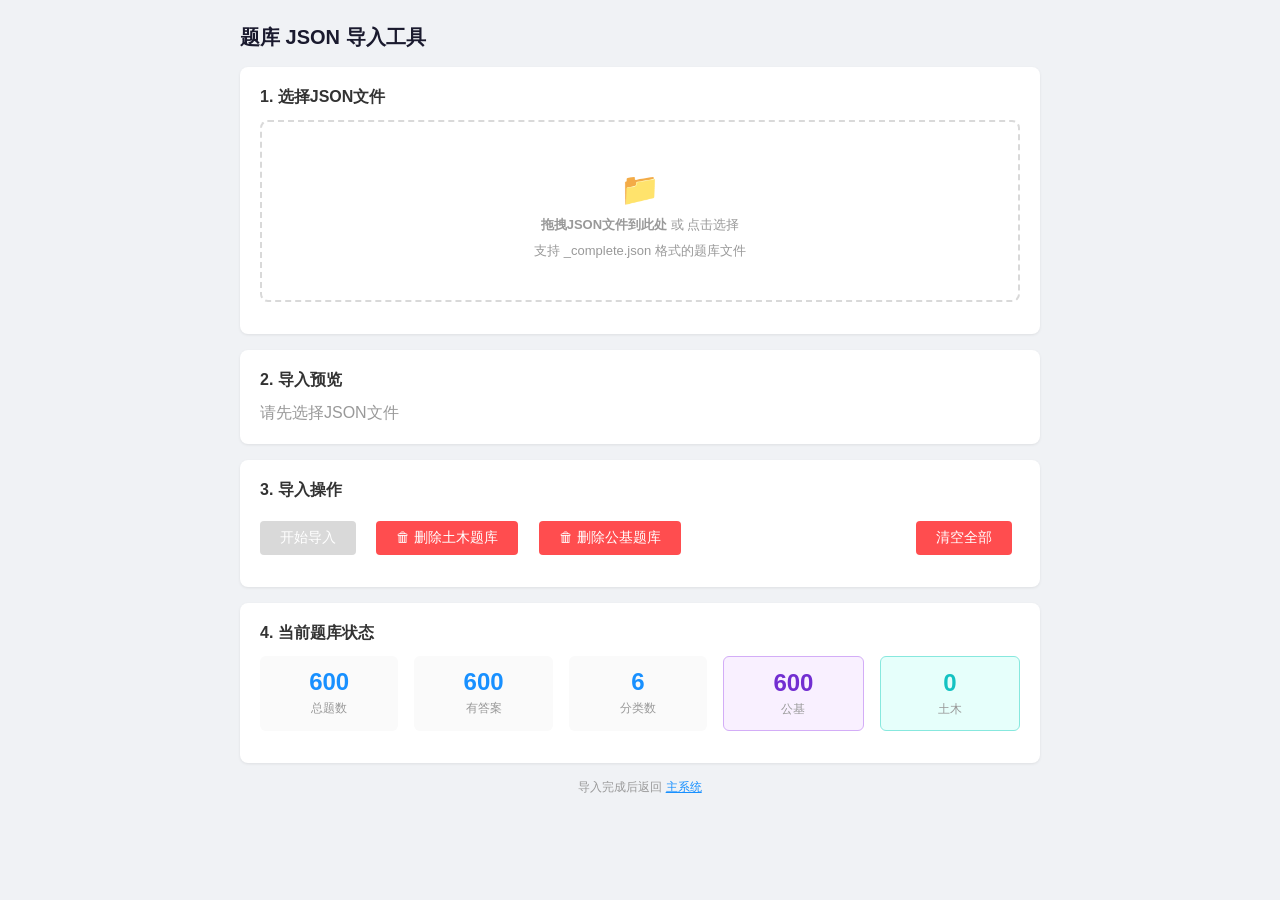
<file: exam-master/import-json.html>
<!DOCTYPE html>
<html lang="zh-CN">
<head>
<meta charset="UTF-8">
<meta name="viewport" content="width=device-width, initial-scale=1.0">
<meta http-equiv="Content-Security-Policy" content="
  default-src 'self';
  script-src 'self' 'unsafe-inline';
  style-src 'self' 'unsafe-inline';
  connect-src 'self';
  img-src 'self' data: blob:;
  font-src 'self';
  frame-src 'none';
  object-src 'none';
  base-uri 'self';
  form-action 'self';
">
<title>题库JSON导入工具</title>
<style>
* { box-sizing: border-box; margin: 0; padding: 0; }
body { font-family: -apple-system, "Microsoft YaHei", sans-serif; background: #f0f2f5; padding: 24px; }
.container { max-width: 800px; margin: 0 auto; }
h1 { font-size: 20px; margin-bottom: 16px; color: #1a1a2e; }
.card { background: #fff; border-radius: 8px; padding: 20px; margin-bottom: 16px; box-shadow: 0 1px 3px rgba(0,0,0,.08); }
.card h2 { font-size: 16px; margin-bottom: 12px; color: #333; }
.drop-zone { border: 2px dashed #d9d9d9; border-radius: 8px; padding: 40px; text-align: center; cursor: pointer; transition: .2s; }
.drop-zone:hover, .drop-zone.drag-over { border-color: #1890ff; background: #e6f7ff; }
.drop-zone p { color: #999; margin-top: 8px; font-size: 13px; }
.btn { display: inline-block; padding: 8px 20px; border-radius: 4px; font-size: 14px; cursor: pointer; border: none; margin-right: 8px; margin-top: 8px; }
.btn-primary { background: #1890ff; color: #fff; }
.btn-primary:hover { background: #40a9ff; }
.btn-primary:disabled { background: #d9d9d9; cursor: not-allowed; }
.btn-danger { background: #ff4d4f; color: #fff; }
.btn-default { background: #fff; color: #333; border: 1px solid #d9d9d9; }
.progress { margin-top: 12px; }
.progress-bar { height: 4px; background: #f0f0f0; border-radius: 2px; overflow: hidden; margin: 8px 0; }
.progress-bar-fill { height: 100%; background: #1890ff; transition: width .3s; }
.stats { display: flex; gap: 16px; flex-wrap: wrap; margin-top: 12px; }
.stat-item { background: #fafafa; padding: 12px 16px; border-radius: 6px; flex: 1; min-width: 120px; text-align: center; }
.stat-value { font-size: 24px; font-weight: 700; color: #1890ff; }
.stat-label { font-size: 12px; color: #999; margin-top: 4px; }
.file-info { font-size: 13px; color: #666; margin-top: 8px; padding: 8px; background: #fafafa; border-radius: 4px; }
.file-info code { color: #d4380d; }
.log { margin-top: 12px; max-height: 200px; overflow-y: auto; font-size: 12px; color: #666; }
.log .ok { color: #52c41a; }
.log .warn { color: #faad14; }
.log .err { color: #ff4d4f; }
.warning { background: #fffbe6; border: 1px solid #ffe58f; border-radius: 4px; padding: 12px; margin-top: 12px; font-size: 13px; color: #ad6800; }
</style>
</head>
<body>
<div class="container">
<h1>题库 JSON 导入工具</h1>

<div class="card">
  <h2>1. 选择JSON文件</h2>
  <div class="drop-zone" id="dropZone">
    <p style="font-size:32px;">📁</p>
    <p><strong>拖拽JSON文件到此处</strong> 或 点击选择</p>
    <p>支持 _complete.json 格式的题库文件</p>
    <input type="file" id="fileInput" accept=".json" style="display:none" multiple>
  </div>
  <div id="fileList" style="margin-top:12px;"></div>
</div>

<div class="card">
  <h2>2. 导入预览</h2>
  <div id="preview">
    <p style="color:#999;">请先选择JSON文件</p>
  </div>
</div>

<div class="card">
  <h2>3. 导入操作</h2>
  <button class="btn btn-primary" id="btnImport" disabled>开始导入</button>
  <button class="btn btn-danger" id="btnClearTumu" disabled onclick="clearBank('tumu')" style="margin-left:8px;">🗑 删除土木题库</button>
  <button class="btn btn-danger" id="btnClearGongji" disabled onclick="clearBank('gongji')" style="margin-left:8px;">🗑 删除公基题库</button>
  <button class="btn btn-danger" id="btnClear" style="float:right;">清空全部</button>
  <div class="progress" id="progress" style="display:none;">
    <div class="progress-bar"><div class="progress-bar-fill" id="progressFill" style="width:0%"></div></div>
    <p style="font-size:12px;color:#666;" id="progressText"></p>
  </div>
  <div id="importResult" style="margin-top:12px;"></div>
</div>

<div class="card">
  <h2>4. 当前题库状态</h2>
  <div class="stats" id="currentStats">
    <div class="stat-item"><div class="stat-value" id="statTotal">-</div><div class="stat-label">总题数</div></div>
    <div class="stat-item"><div class="stat-value" id="statAnswered">-</div><div class="stat-label">有答案</div></div>
    <div class="stat-item"><div class="stat-value" id="statCats">-</div><div class="stat-label">分类数</div></div>
    <div class="stat-item" style="background:#f9f0ff;border:1px solid #d3adf7;"><div class="stat-value" style="color:#722ed1;" id="statGongji">-</div><div class="stat-label">公基</div></div>
    <div class="stat-item" style="background:#e6fffb;border:1px solid #87e8de;"><div class="stat-value" style="color:#13c2c2;" id="statTumu">-</div><div class="stat-label">土木</div></div>
  </div>
  <div class="log" id="log"></div>
</div>

<p style="text-align:center; color:#999; font-size:12px; margin-top:16px;">
  导入完成后返回 <a href="index.html" style="color:#1890ff;">主系统</a>
</p>
</div>

<script src="js/datastore.js?v=20260520b"></script>
<script src="js/storage.js?v=20260520b"></script>
<script>
// ---- Storage wrapper (via DataStore bridge) ----
const STORAGE_KEY = 'exam_questions';
const ERR_KEY = 'exam_error_book';
const PRACTICE_KEY = 'exam_practice_log';
const EXAM_KEY = 'exam_exam_log';
const CAT_KEY = 'exam_categories';

let _dsReady = false;
async function ensureDS() {
  if (_dsReady) return;
  await DataStore.init();
  _dsReady = true;
}

function getQuestions() {
  return Storage.get(STORAGE_KEY) || [];
}
function setQuestions(qs) {
  return Storage.set(STORAGE_KEY, qs);
}

// ---- UI ----
const dropZone = document.getElementById('dropZone');
const fileInput = document.getElementById('fileInput');
const btnImport = document.getElementById('btnImport');
const btnClear = document.getElementById('btnClear');
const logEl = document.getElementById('log');

let selectedFiles = [];
let parsedData = [];

function log(msg, cls = '') {
  const div = document.createElement('div');
  div.className = cls;
  div.textContent = `[${new Date().toLocaleTimeString()}] ${msg}`;
  logEl.prepend(div);
}

function updateStats() {
  const qs = getQuestions();
  document.getElementById('statTotal').textContent = qs.length;
  document.getElementById('statAnswered').textContent = qs.filter(q => q.answer).length;
  const cats = new Set(qs.map(q => q.category).filter(Boolean));
  document.getElementById('statCats').textContent = cats.size;
  // Per-bank counts
  const gj = qs.filter(q => q.bank === 'gongji').length;
  const tm = qs.filter(q => q.bank === 'tumu').length;
  const other = qs.filter(q => !q.bank || (q.bank !== 'gongji' && q.bank !== 'tumu')).length;
  const elGj = document.getElementById('statGongji');
  const elTm = document.getElementById('statTumu');
  const elOther = document.getElementById('statOther');
  if (elGj) elGj.textContent = gj;
  if (elTm) elTm.textContent = tm;
  if (elOther) elOther.textContent = other;
  const btnGj = document.getElementById('btnClearGongji');
  const btnTm = document.getElementById('btnClearTumu');
  if (btnGj) btnGj.disabled = gj === 0;
  if (btnTm) btnTm.disabled = tm === 0;
}

dropZone.addEventListener('click', () => fileInput.click());
fileInput.addEventListener('change', handleFiles);
dropZone.addEventListener('dragover', e => { e.preventDefault(); dropZone.classList.add('drag-over'); });
dropZone.addEventListener('dragleave', () => dropZone.classList.remove('drag-over'));
dropZone.addEventListener('drop', e => {
  e.preventDefault();
  dropZone.classList.remove('drag-over');
  handleFileList(e.dataTransfer.files);
});

function handleFiles(e) { handleFileList(e.target.files); }
function handleFileList(files) {
  selectedFiles = Array.from(files).filter(f => f.name.endsWith('.json'));
  if (selectedFiles.length === 0) { alert('请选择JSON文件'); return; }

  const listEl = document.getElementById('fileList');
  listEl.innerHTML = selectedFiles.map((f, i) =>
    `<div class="file-info">${i+1}. <code>${f.name}</code> — ${(f.size/1024).toFixed(0)} KB</div>`
  ).join('');

  // Parse all files
  let total = 0;
  parsedData = [];
  const bankCounts = { gongji: 0, tumu: 0, other: 0 };

  Promise.all(selectedFiles.map(f => f.text().then(t => {
    const data = JSON.parse(t);
    if (!Array.isArray(data)) return;
    // Detect bank from filename
    let bank = 'other';
    if (/公基|gongji/i.test(f.name)) bank = 'gongji';
    else if (/土木|tumu/i.test(f.name)) bank = 'tumu';

    data.forEach(q => {
      q.bank = bank;
      bankCounts[bank] = (bankCounts[bank] || 0) + 1;
    });
    parsedData.push(...data);
    total += data.length;
  }))).then(() => {
    const withAns = parsedData.filter(q => q.answer).length;
    let prev = `
      <div class="stats">
        <div class="stat-item"><div class="stat-value">${parsedData.length}</div><div class="stat-label">待导入题目</div></div>
        <div class="stat-item"><div class="stat-value">${withAns}</div><div class="stat-label">有答案</div></div>
        <div class="stat-item"><div class="stat-value">${parsedData.length - withAns}</div><div class="stat-label">缺答案</div></div>
      </div>`;
    if (bankCounts.gongji > 0 || bankCounts.tumu > 0) {
      prev += `<div class="stats" style="margin-top:8px;">
        <div class="stat-item"><div class="stat-value" style="color:#722ed1;">${bankCounts.gongji}</div><div class="stat-label">公基</div></div>
        <div class="stat-item"><div class="stat-value" style="color:#13c2c2;">${bankCounts.tumu}</div><div class="stat-label">土木</div></div>
        ${bankCounts.other > 0 ? `<div class="stat-item"><div class="stat-value" style="color:#999;">${bankCounts.other}</div><div class="stat-label">其他</div></div>` : ''}
      </div>`;
    }
    document.getElementById('preview').innerHTML = prev;
    btnImport.disabled = false;
    log(`已解析 ${parsedData.length} 道题目 (公基${bankCounts.gongji} + 土木${bankCounts.tumu})`);
  }).catch(e => {
    alert('JSON解析失败: ' + e.message);
    log('解析失败: ' + e.message, 'err');
  });
}

// ---- Smart dedup + update ----
function findDuplicate(newQ, existing) {
  const fp1 = (newQ.title || '').replace(/\s/g, '').substring(0, 80);
  for (let i = 0; i < existing.length; i++) {
    const fp2 = (existing[i].title || '').replace(/\s/g, '').substring(0, 80);
    if (fp1 === fp2) return i;
  }
  return -1;
}

// ---- Import ----
btnImport.addEventListener('click', async () => {
  if (parsedData.length === 0) return;
  await ensureDS();

  const existing = getQuestions();
  let added = 0, skipped = 0;
  const total = parsedData.length;

  btnImport.disabled = true;
  document.getElementById('progress').style.display = 'block';

  for (let i = 0; i < parsedData.length; i++) {
    const q = parsedData[i];
    const dupIdx = findDuplicate(q, existing);

    if (dupIdx >= 0) {
      // Update existing question with new data (bank, category, options, answer, analysis)
      const old = existing[dupIdx];
      if (!old.bank && q.bank) old.bank = q.bank;
      if (old.category === '未分类' && q.category && q.category !== '未分类') old.category = q.category;
      if ((!old.options || old.options.length < 2) && q.options && q.options.length >= 2) old.options = q.options;
      if (!old.answer && q.answer) old.answer = q.answer;
      if (!old.analysis && q.analysis) old.analysis = q.analysis;
      if (old.type !== q.type && q.type) old.type = q.type;
      skipped++;
      continue;
    }

    // Generate unique ID
    q.id = 'q_' + Date.now().toString(36) + '_' + Math.random().toString(36).substr(2, 6) + '_' + i;
    q.createdAt = q.createdAt || new Date().toISOString();
    if (!q.category) q.category = '未分类';

    // Ensure options format
    if (!q.options) q.options = [];
    q.options = q.options.map(o => {
      if (typeof o === 'string') {
        const m = o.match(/^([A-H])[.、\s]*(.*)/);
        return m ? { label: m[1], text: m[2] } : { label: '', text: o };
      }
      return o;
    });

    existing.push(q);
    added++;

    // Update progress every 50 questions
    if (i % 50 === 0) {
      document.getElementById('progressFill').style.width = ((i/total)*100).toFixed(1) + '%';
      document.getElementById('progressText').textContent = `${i}/${total}...`;
      await new Promise(r => setTimeout(r, 0)); // yield to UI
    }
  }

  if (!setQuestions(existing)) return;

  // 同步更新分类列表
  const allCats = [...new Set(existing.map(q => q.category).filter(Boolean))];
  Storage.set(CAT_KEY, allCats);

  document.getElementById('progressFill').style.width = '100%';
  document.getElementById('progressText').textContent = '完成!';

  document.getElementById('importResult').innerHTML = `
    <div class="stats">
      <div class="stat-item"><div class="stat-value" style="color:#52c41a;">${added}</div><div class="stat-label">成功导入</div></div>
      <div class="stat-item"><div class="stat-value" style="color:#faad14;">${skipped}</div><div class="stat-label">跳过重复</div></div>
    </div>
  `;

  log(`导入完成: +${added}, 跳过${skipped}重复`, 'ok');
  updateStats();
  btnImport.disabled = true;
});

// ---- Selective Clear ----
function clearBank(bank) {
  const qs = getQuestions();
  const before = qs.length;
  const bankName = bank === 'gongji' ? '公基' : '土木';

  // Count questions with and without bank tags
  const taggedCount = qs.filter(q => q.bank === bank).length;
  const untaggedCount = qs.filter(q => !q.bank).length;

  if (taggedCount === 0) {
    if (untaggedCount > 0) {
      alert(`当前题库中有 ${untaggedCount} 道题目没有bank标记（可能是旧版本导入的）。\n\n请用上方\"1. 选择JSON文件\"重新拖入 ${bankName} 的JSON文件，然后点击\"开始导入\"。\n\n导入时会自动标记bank，之后即可单独删除。`);
    } else {
      alert(`没有找到标记为\"${bankName}\"的题目。`);
    }
    return;
  }

  const after = qs.filter(q => q.bank !== bank);
  if (!confirm(`确定删除全部 ${bankName} 题目？\n\n将移除 ${before - after.length} 道题目（另有 ${untaggedCount} 道无标记题目会保留）。\n错题本中对应题目的记录也会一并清理。\n此操作不可恢复！`)) return;
  setQuestions(after);

  // 同步清理错题本
  try {
    const errors = Storage.get(ERR_KEY) || [];
    const afterBankIds = new Set(after.map(q => q.id));
    Storage.set(ERR_KEY, errors.filter(e => afterBankIds.has(e.questionId)));
  } catch(e) { /* ignore */ }

  log(`已删除 ${before - after.length} 道 ${bankName} 题目`, 'warn');
  // 同步更新分类列表
  const allCats = [...new Set(after.map(q => q.category).filter(Boolean))];
  Storage.set(CAT_KEY, allCats);
  updateStats();
  // 强制刷新按钮状态
  location.reload();
}

btnClear.addEventListener('click', async () => {
  if (!confirm('确定清空全部题库？错题本和练习记录也会一并清理。此操作不可恢复！')) return;
  await ensureDS();
  Storage.remove(STORAGE_KEY);
  Storage.remove(ERR_KEY);
  Storage.remove(PRACTICE_KEY);
  Storage.remove(EXAM_KEY);
  Storage.remove(CAT_KEY);
  log('题库已清空', 'warn');
  updateStats();
});

// ---- Init ----
(async () => {
  await ensureDS();
  try { updateStats(); } catch(e) { console.error('init error:', e); }
})();
</script>
</body>
</html>
</file>
